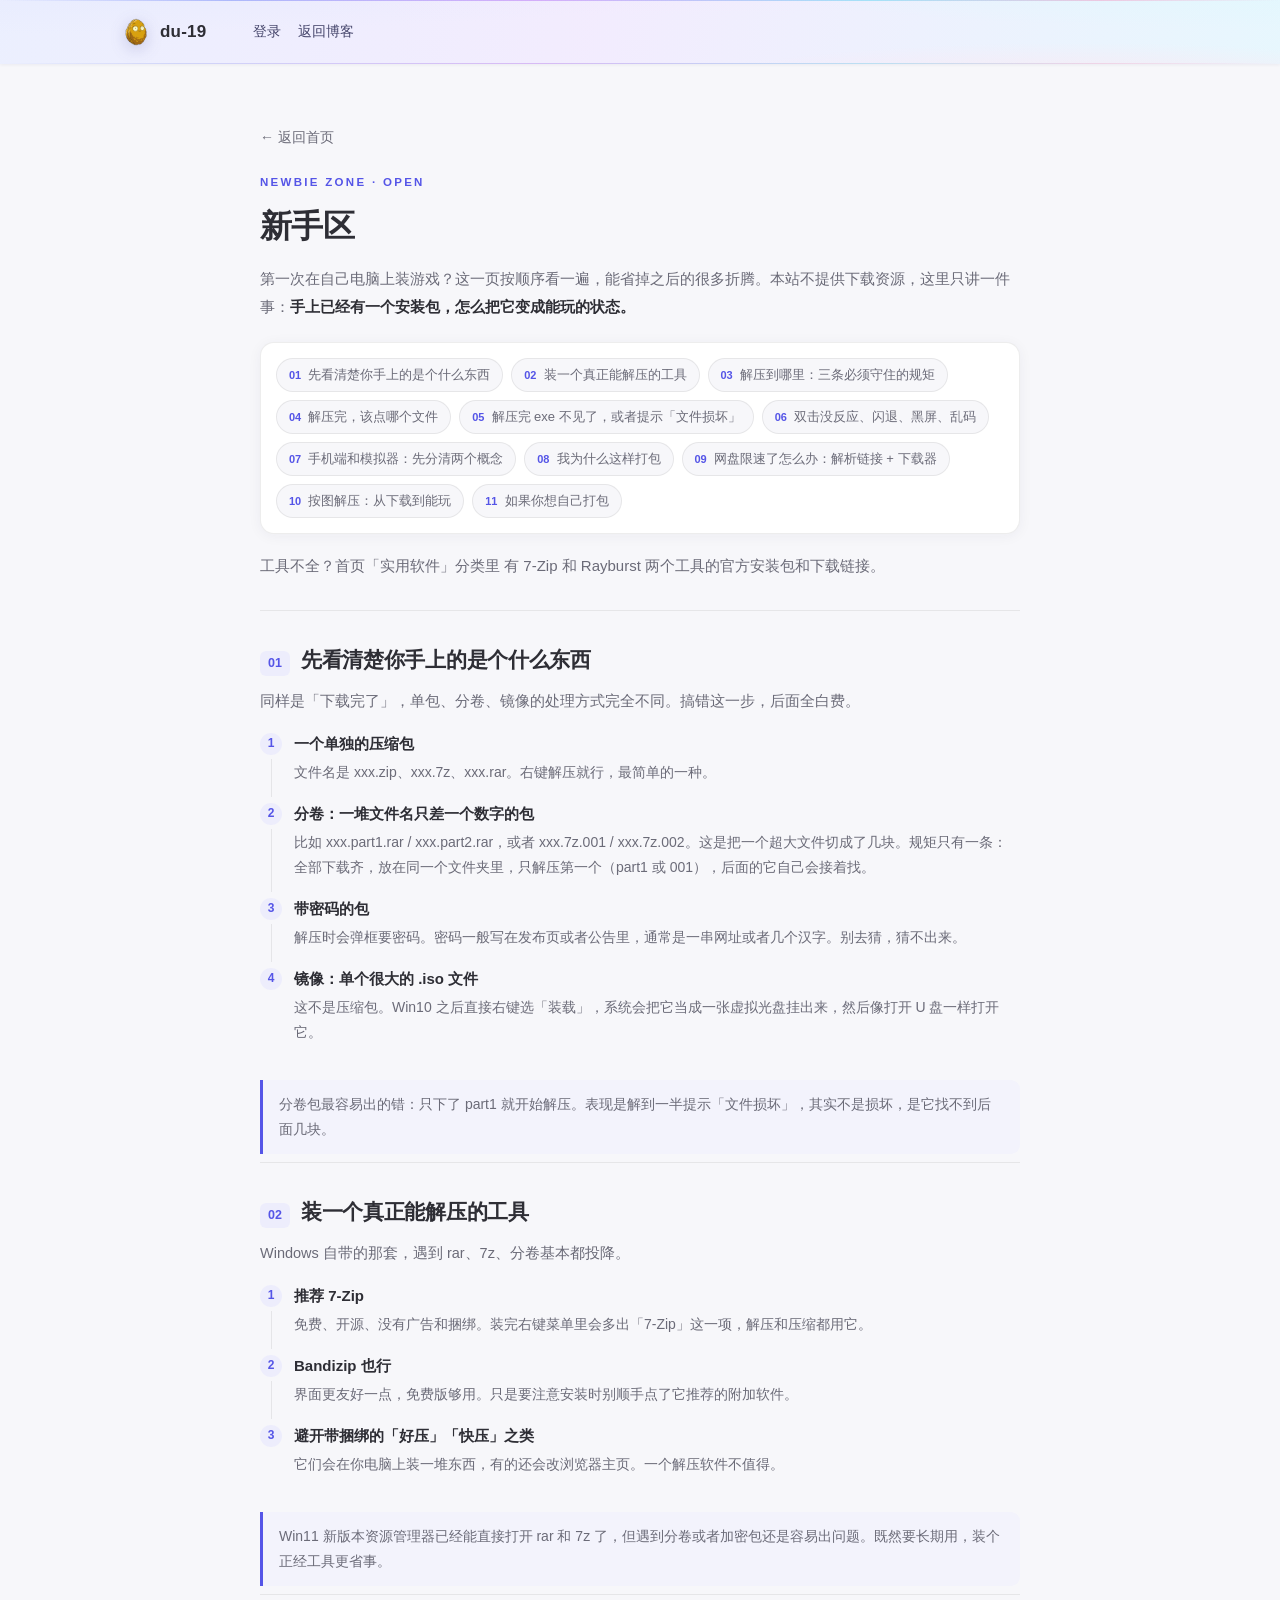
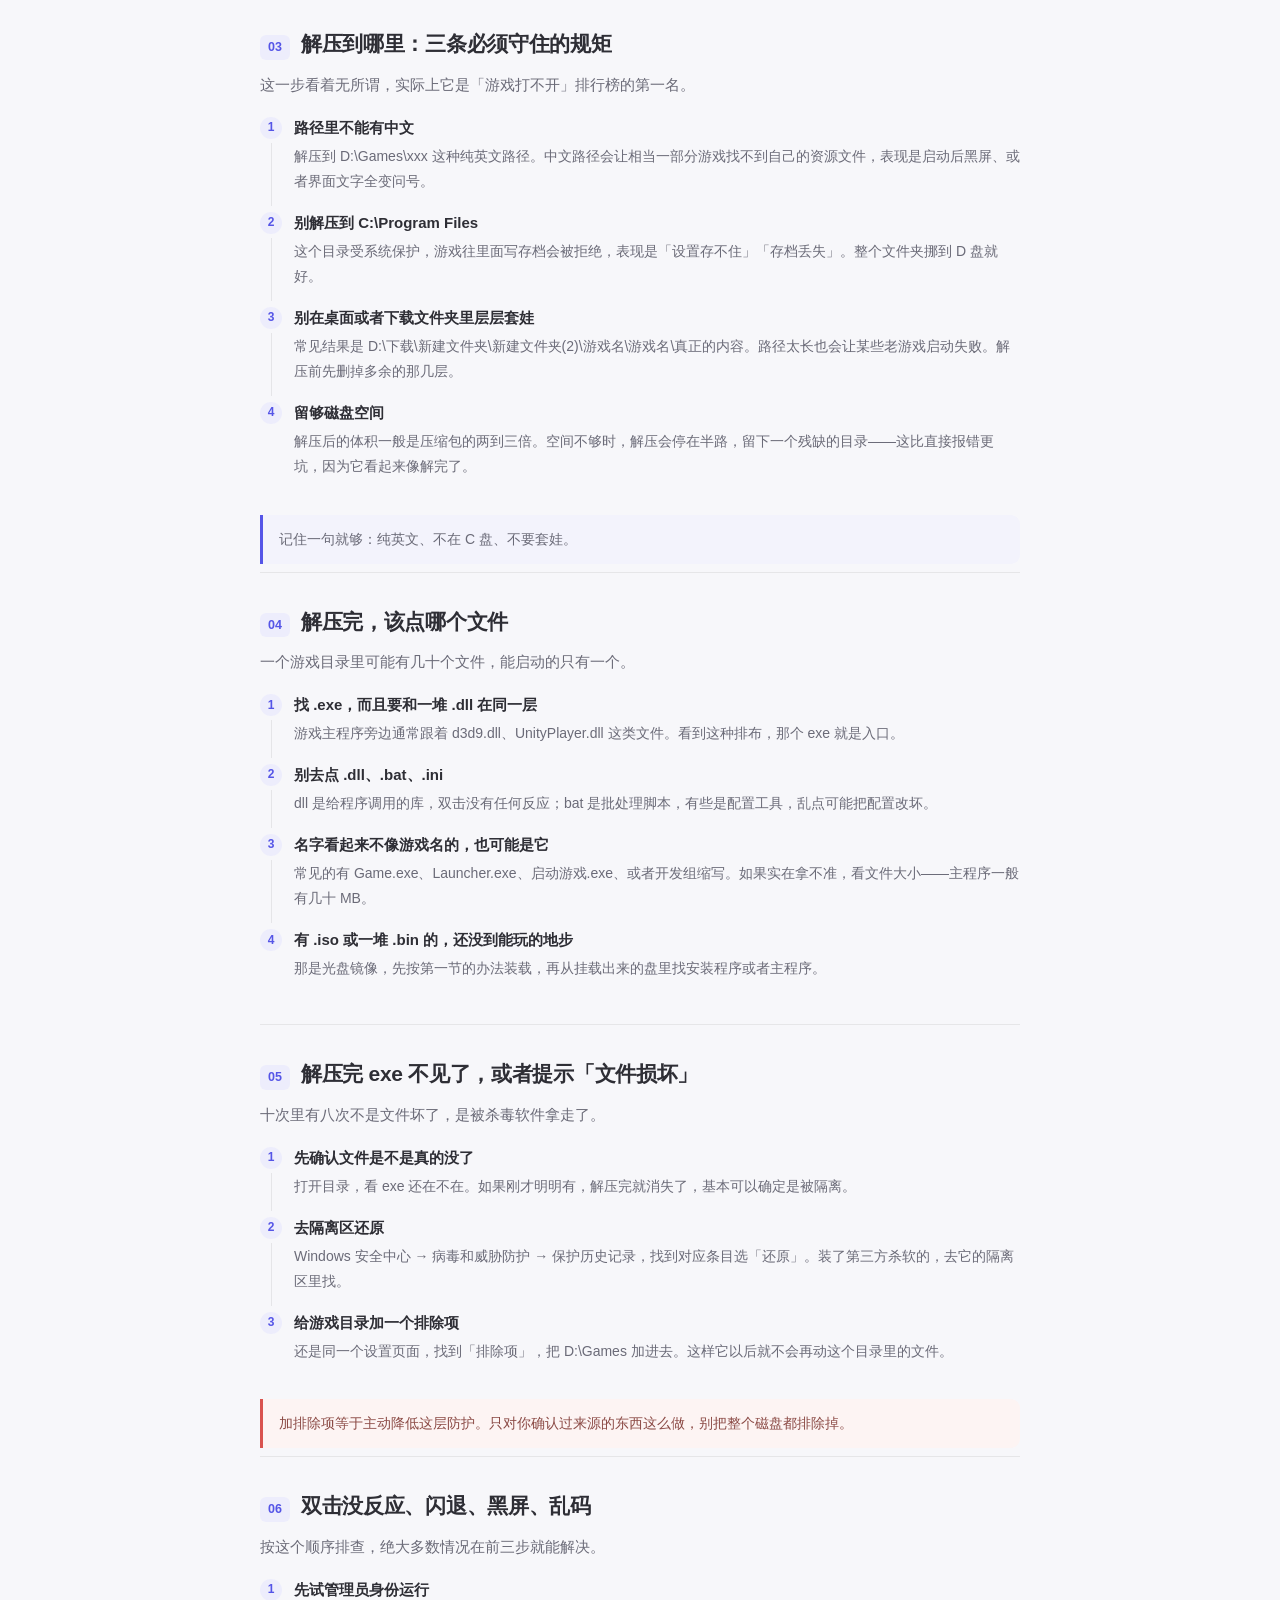
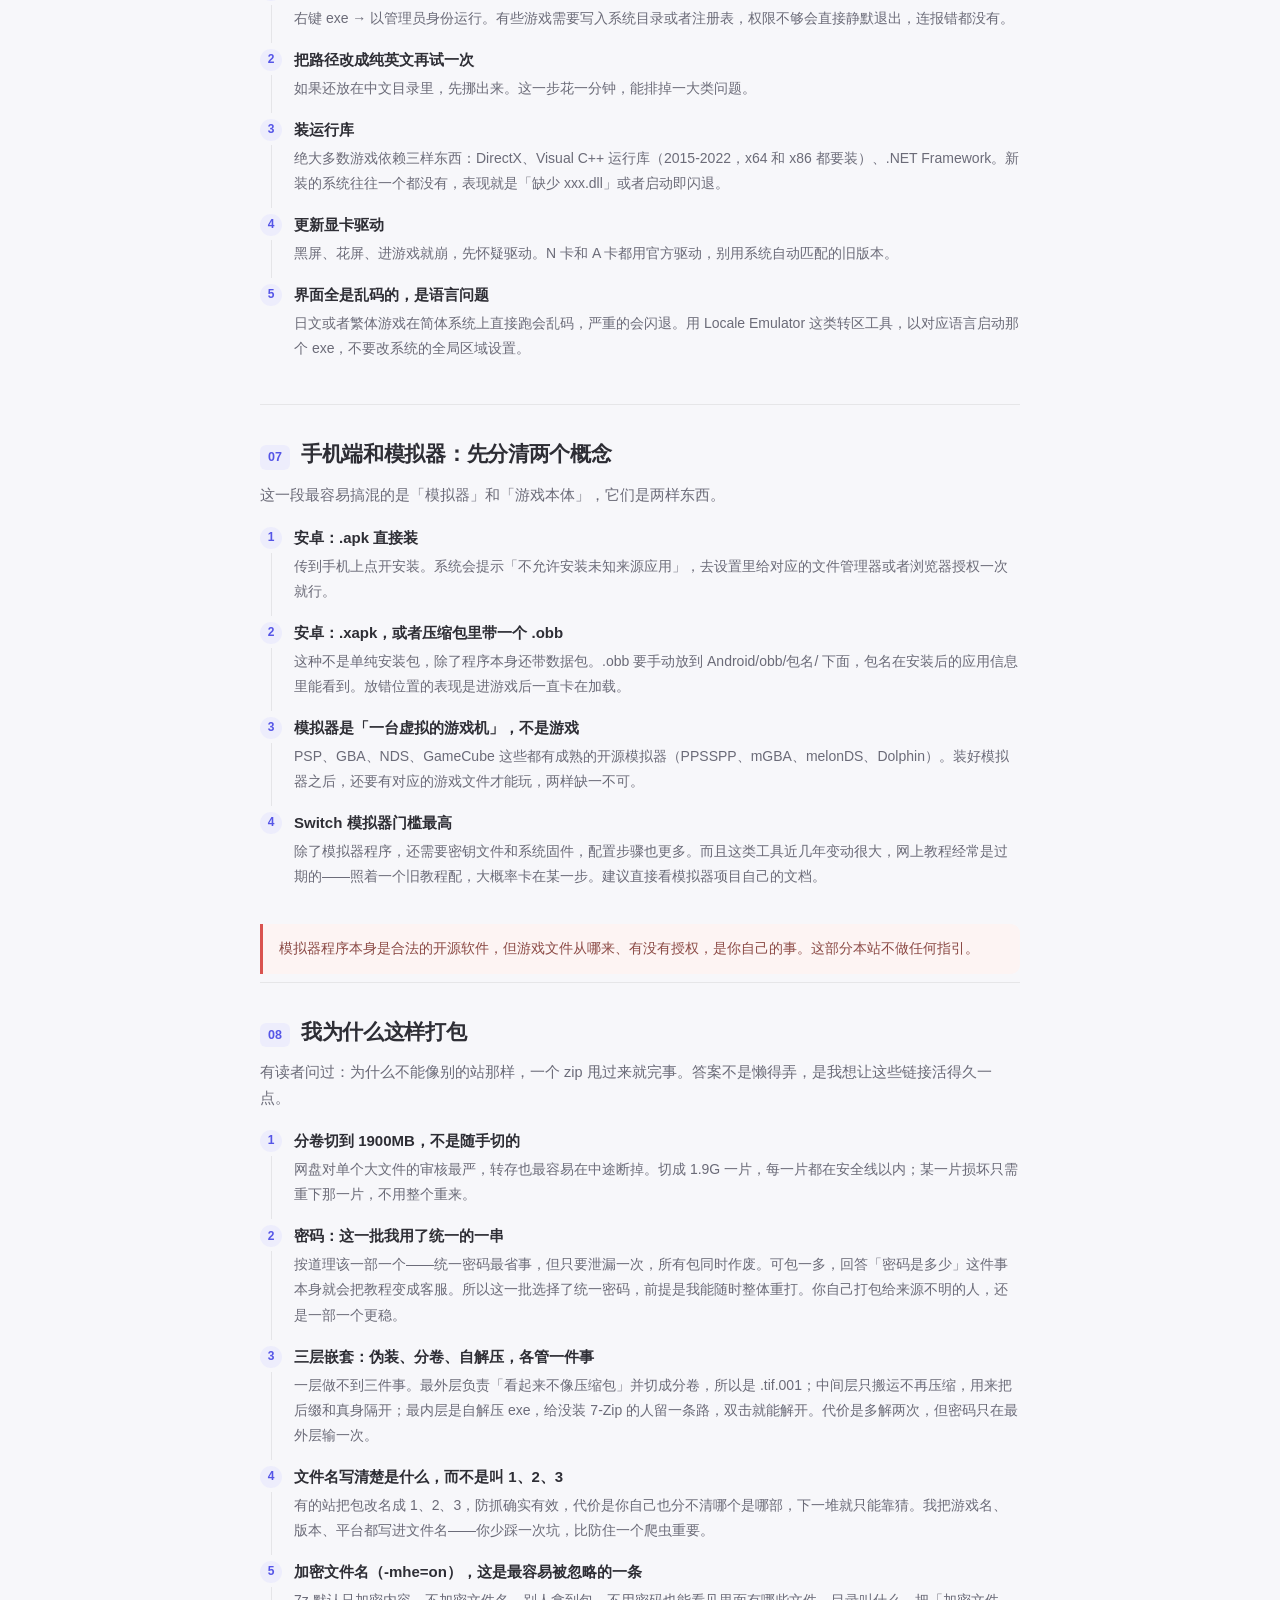
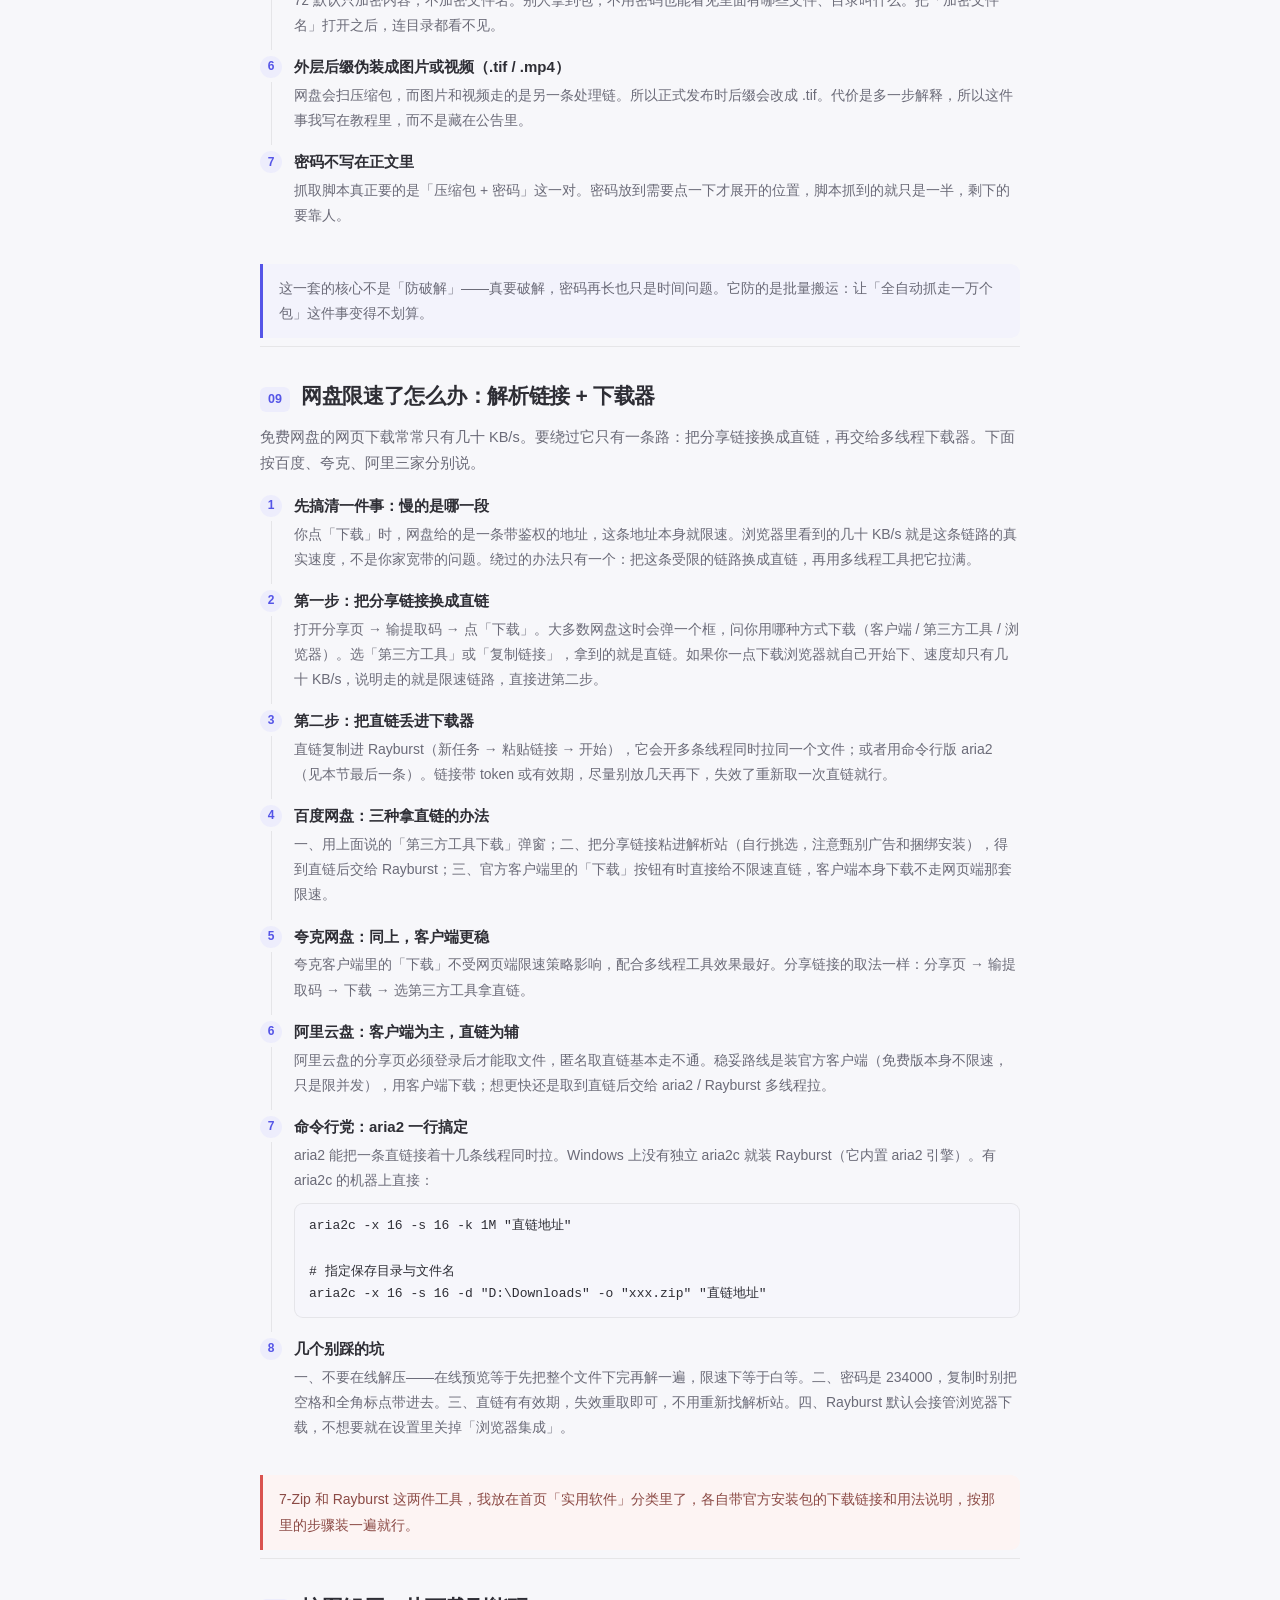
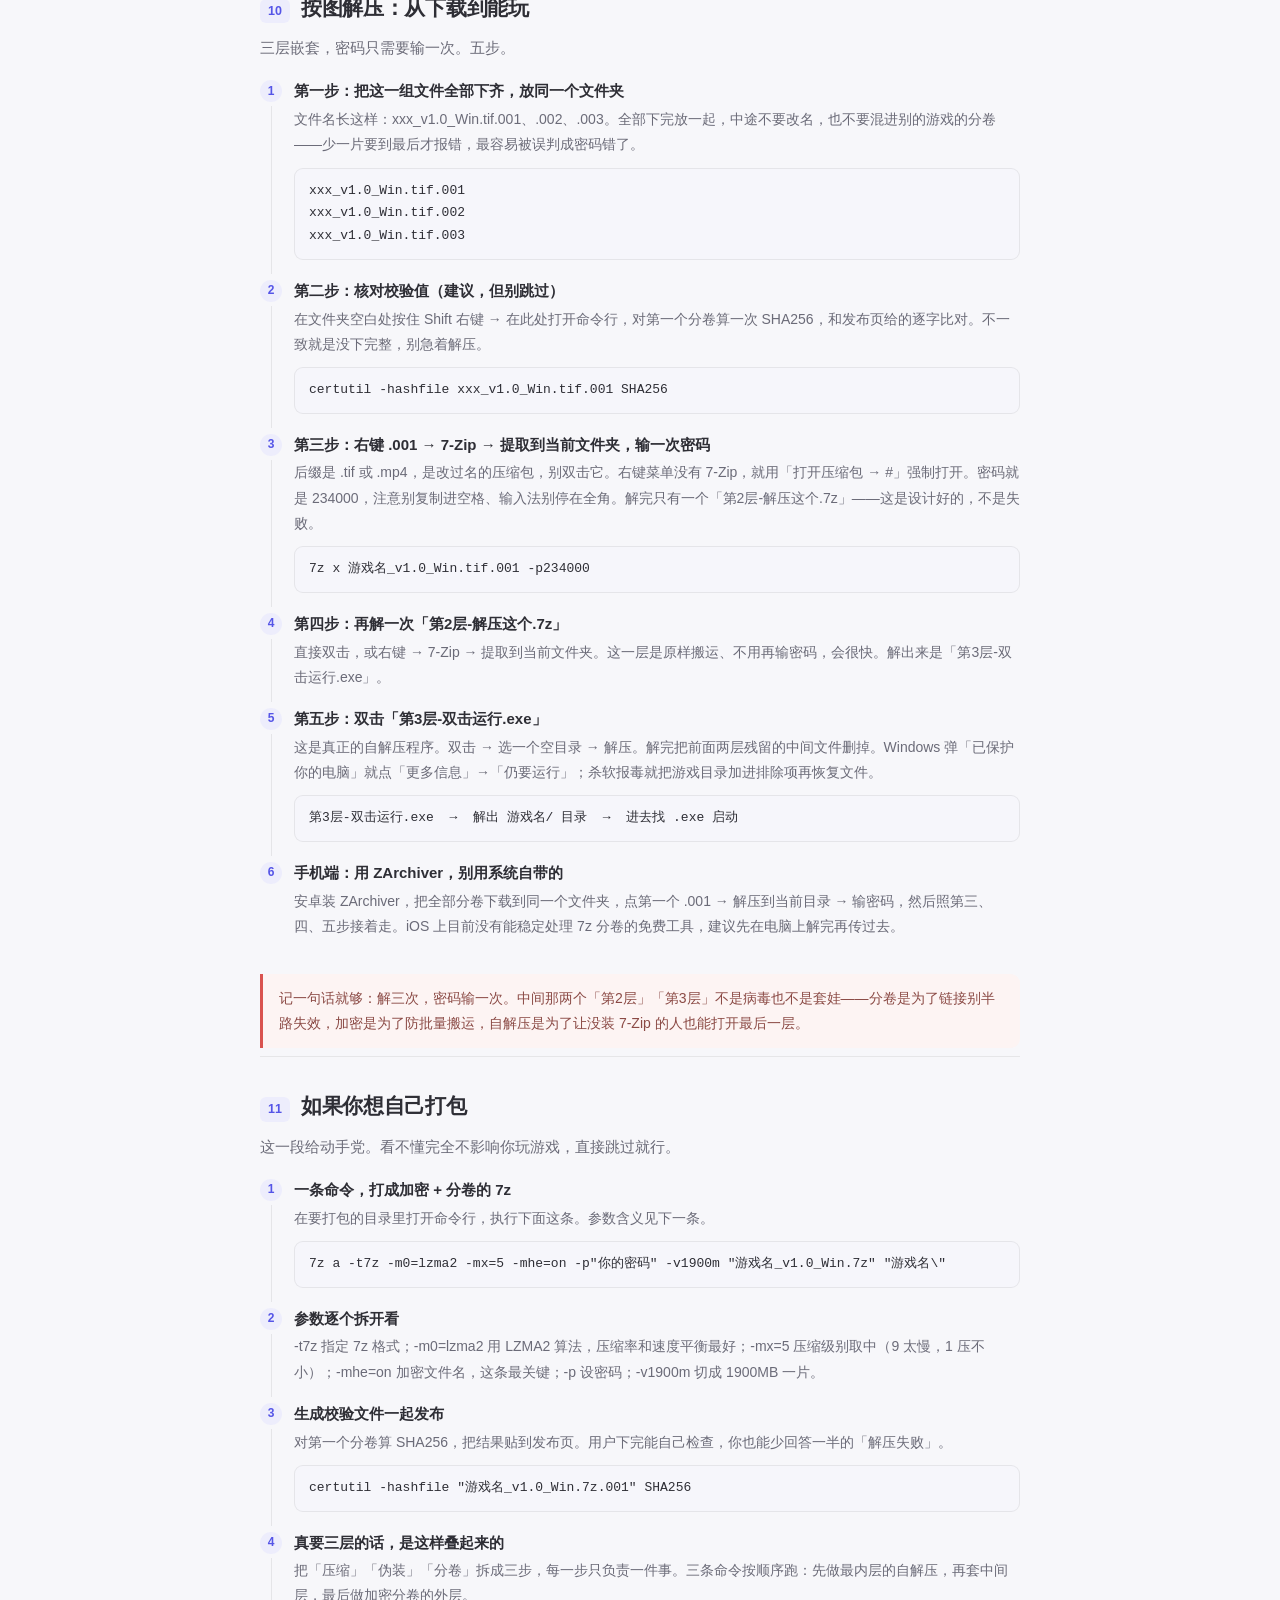
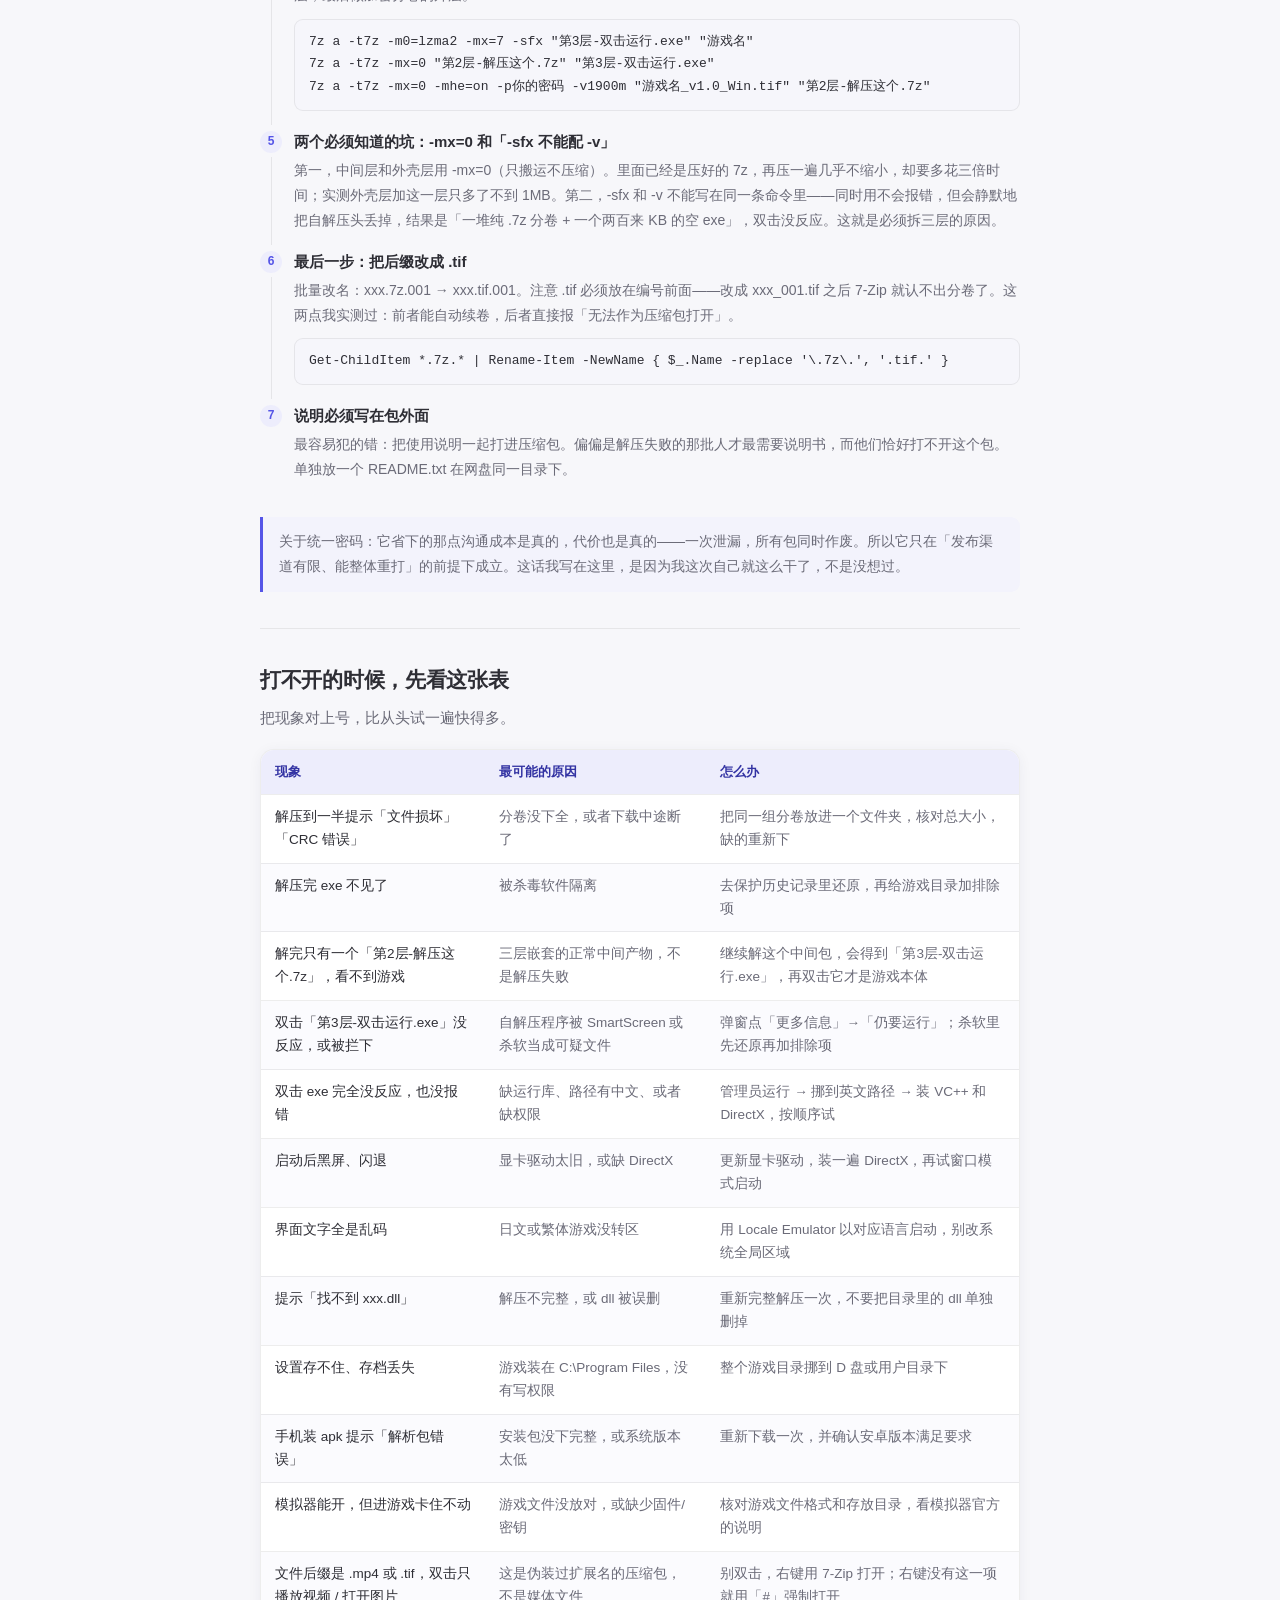
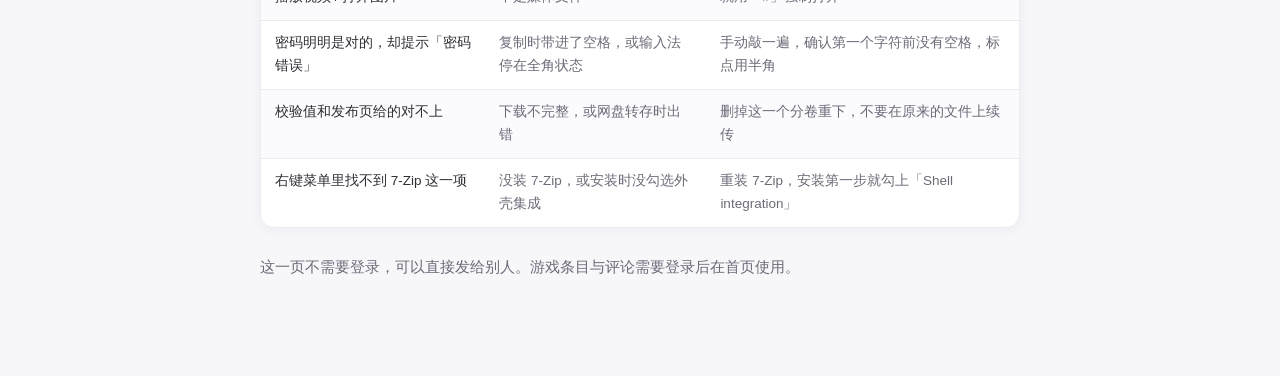
<file: guide.html>
<!DOCTYPE html>
<html lang="zh-CN">
<head>
  <meta charset="UTF-8" />
  <meta name="viewport" content="width=device-width, initial-scale=1.0" />
  <title>新手区 · 下载与解压 · game.du-19.top</title>
  <meta name="description" content="游戏压缩包怎么解：分卷、密码、校验值、伪装后缀、7-Zip 强制打开，以及我为什么这样打包。无需登录。" />
  <link rel="icon" href="favicon.ico" sizes="any" />
  <link rel="icon" type="image/svg+xml" href="assets/icons/favicon.svg" />
  <link rel="apple-touch-icon" href="assets/icons/apple-touch-icon.png" />
  <link rel="manifest" href="assets/icons/site.webmanifest" />
  <meta name="theme-color" content="#6b5cf0" />
  <link rel="stylesheet" href="assets/style.css" />
</head>
<body>
  <div id="app">
    <header class="site-header">
      <div class="wrap header-inner">
        <a class="brand" href="/">
          <img class="brand-nut" src="assets/logo.png" alt="" width="26" height="26" />
          <span>du-19</span>
        </a>
        <nav class="site-nav">
                    <a class="nav-link" href="/login">登录</a>
          <a href="https://du-19.top/" target="_blank" rel="noopener">返回博客</a>
        </nav>
      </div>
    </header>

    <main class="wrap" style="padding-top: 28px;">
      <div id="guideMount"></div>
    </main>
  </div>

  <script src="data/guides.js"></script>
  <script src="assets/guide-page.js"></script>
</body>
</html>
</file>
<file: assets/style.css>
/* 配色沿用博客 Mizuki 主题：hue 240 的蓝紫主色、浅色卡片、圆角 */
:root {
  --hue: 240;
  --primary: hsl(var(--hue) 75% 62%);
  --primary-soft: hsl(var(--hue) 75% 96%);
  --text: #2e2e35;
  --text-2: #6b6b78;
  --text-3: #9a9aa6;
  --bg: #f7f7fa;
  --card: #ffffff;
  --border: rgba(0, 0, 0, 0.07);
  --radius: 14px;
  --radius-sm: 9px;
  --shadow: 0 2px 14px rgba(40, 40, 80, 0.05);
  --font: "Noto Sans SC", "PingFang SC", "Microsoft YaHei", -apple-system, sans-serif;
}

* { box-sizing: border-box; }
html { scroll-behavior: smooth; }
body {
  margin: 0;
  font-family: var(--font);
  color: var(--text);
  background: var(--bg);
  line-height: 1.65;
  -webkit-font-smoothing: antialiased;
}
a { color: var(--primary); text-decoration: none; }
a:hover { text-decoration: underline; }
.wrap { max-width: 1080px; margin: 0 auto; padding: 0 22px; }
.sr-only {
  position: absolute;
  width: 1px;
  height: 1px;
  padding: 0;
  margin: -1px;
  overflow: hidden;
  clip: rect(0 0 0 0);
  white-space: nowrap;
  border: 0;
}

/* ---------- 18+ 小标签（不拦截，仅角落提示；刻意不做成按钮形状） ---------- */
.age-chip {
  display: inline-flex;
  align-items: center;
  font-size: 10.5px;
  font-weight: 800;
  line-height: 1;
  letter-spacing: 0.5px;
  color: hsl(var(--hue) 30% 38%);
  padding: 3px 7px;
  border-radius: 6px;
  background: rgba(255, 255, 255, 0.78);
  box-shadow: inset 0 0 0 1px rgba(255, 255, 255, 0.9);
  opacity: 0.95;
  cursor: help;
  transition: 0.18s;
}
.age-chip:hover { color: hsl(var(--hue) 50% 32%); opacity: 1; background: rgba(255, 255, 255, 0.95); }

/* 导航与账号区之间的竖向渐变分隔线 */
.nav-divider {
  width: 1px;
  height: 18px;
  margin: 0 2px;
  background: linear-gradient(
    180deg,
    transparent,
    hsl(var(--hue) 45% 55% / 0.28),
    transparent
  );
}

.site-nav { display: flex; align-items: center; gap: 4px; margin-left: 24px; }

/* 顶栏右侧：账号区 + 回主界面，整体压低视觉权重 */
.nav-side {
  display: flex;
  align-items: center;
  gap: 15px;
  margin-left: auto;
}
.nav-home {
  display: inline-flex;
  align-items: center;
  gap: 5px;
  font-size: 13px;
  color: var(--hdr-ink-2);
  padding: 6px 13px;
  border: 1px solid hsl(var(--hue) 50% 90% / 0.9);
  border-radius: 999px;
  background: linear-gradient(180deg, #fff, hsl(var(--hue) 60% 98%));
  box-shadow: inset 0 1px 0 rgba(255, 255, 255, 0.9), 0 6px 14px -12px rgba(40, 40, 80, 0.5);
  transition: 0.18s;
  white-space: nowrap;
}
.nav-home:hover {
  border-color: hsl(var(--hue) 70% 78%);
  color: var(--primary);
  text-decoration: none;
  box-shadow: inset 0 1px 0 rgba(255, 255, 255, 0.9), 0 8px 18px -10px hsl(var(--hue) 80% 60% / 0.55);
}
.nav-home svg {
  width: 13px;
  height: 13px;
  stroke: currentColor;
  fill: none;
  stroke-width: 1.9;
  stroke-linecap: round;
  stroke-linejoin: round;
}
/* 首页时它没有去处，留位但不可点，避免顶栏宽度跳动 */
body:not(.is-detail) .nav-home { visibility: hidden; }

/* ---------- 通用组件 ---------- */
.btn {
  border: 1px solid var(--border);
  background: var(--card);
  color: var(--text);
  border-radius: var(--radius-sm);
  padding: 9px 18px;
  font-size: 14px;
  font-family: inherit;
  cursor: pointer;
  transition: 0.18s;
}
.btn:hover { border-color: var(--primary); color: var(--primary); text-decoration: none; }
.btn-primary { background: var(--primary); border-color: var(--primary); color: #fff; }
.btn-primary:hover { background: hsl(var(--hue) 75% 56%); color: #fff; }
.btn-sm { display: inline-block; padding: 7px 14px; font-size: 13px; text-decoration: none; }

/* ---------- 顶栏 ---------- */
/* 配色：靛蓝 → 紫罗兰 → 青 → 粉 的「极光」叠层。
   刻意保持高明度（L≈94–96%），深色正文的对比度仍在 7:1 以上，
   靠色相变化而不是压暗来做层次。 */
:root {
  --hdr-indigo: hsl(230 95% 95%);
  --hdr-violet: hsl(272 92% 95.5%);
  --hdr-cyan: hsl(192 90% 93.5%);
  --hdr-pink: hsl(334 92% 95%);
  /* 彩色顶栏上的文字色：比正文的 --text-2/--text-3 更深，
     保证在 L≈94% 的彩色底上仍有 ≥4.5:1 对比度 */
  --hdr-ink: hsl(240 26% 26%);
  --hdr-ink-2: hsl(240 20% 33%);
}

.site-header {
  position: sticky;
  top: 0;
  z-index: 20;
  background:
    radial-gradient(120% 200% at 0% -60%, var(--hdr-indigo), transparent 56%),
    radial-gradient(95% 180% at 46% -80%, var(--hdr-violet), transparent 58%),
    radial-gradient(85% 170% at 100% -50%, var(--hdr-cyan), transparent 56%),
    radial-gradient(55% 140% at 84% 150%, var(--hdr-pink), transparent 60%),
    linear-gradient(100deg, hsl(228 92% 96%), hsl(262 88% 96%) 46%, hsl(198 88% 95%));
  -webkit-backdrop-filter: blur(14px) saturate(150%);
  backdrop-filter: blur(14px) saturate(150%);
  box-shadow: 0 1px 3px rgba(40, 40, 80, 0.06);
  transition: background 0.25s ease, box-shadow 0.25s ease;
}
/* 顶部光谱边：靛 → 紫 → 青 → 粉，1px，给彩色底一条「收边」 */
.site-header::before {
  content: "";
  position: absolute;
  left: 0;
  right: 0;
  top: 0;
  height: 1px;
  pointer-events: none;
  background: linear-gradient(
    90deg,
    transparent,
    hsl(230 90% 70% / 0.5) 18%,
    hsl(272 88% 70% / 0.5) 42%,
    hsl(192 85% 62% / 0.45) 68%,
    hsl(334 85% 74% / 0.4) 86%,
    transparent
  );
}
.site-header::after {
  content: "";
  position: absolute;
  left: 0;
  right: 0;
  bottom: 0;
  height: 1px;
  pointer-events: none;
  background: linear-gradient(
    90deg,
    transparent,
    hsl(230 70% 62% / 0.2) 14%,
    hsl(272 70% 62% / 0.34) 42%,
    hsl(192 70% 55% / 0.3) 68%,
    hsl(334 70% 65% / 0.2) 86%,
    transparent
  );
}
/* 滚动后：色相略微加深、模糊加强，做出「落定」的层次 */
.site-header.is-scrolled {
  background:
    radial-gradient(120% 200% at 0% -60%, hsl(230 95% 93.5%), transparent 56%),
    radial-gradient(95% 180% at 46% -80%, hsl(272 92% 94%), transparent 58%),
    radial-gradient(85% 170% at 100% -50%, hsl(192 90% 91.5%), transparent 56%),
    radial-gradient(55% 140% at 84% 150%, hsl(334 92% 93.5%), transparent 60%),
    linear-gradient(100deg, hsl(228 92% 94.5%), hsl(262 88% 94.5%) 46%, hsl(198 88% 93.5%));
  -webkit-backdrop-filter: blur(20px) saturate(185%);
  backdrop-filter: blur(20px) saturate(185%);
  box-shadow: 0 10px 26px -20px rgba(40, 40, 80, 0.55);
}

/* 阅读进度：顶栏底边一道渐变光，随滚动增长 */
.header-progress {
  position: absolute;
  left: 0;
  bottom: 0;
  height: 2px;
  width: 0;
  border-radius: 0 2px 2px 0;
  background: linear-gradient(90deg, hsl(var(--hue) 90% 68%), hsl(268 85% 66%));
  box-shadow: 0 0 10px hsl(var(--hue) 85% 62% / 0.55);
  transition: width 0.1s linear;
  pointer-events: none;
}

.header-inner {
  display: flex;
  align-items: center;
  height: 64px;
  min-width: 0;
}
.brand {
  display: inline-flex;
  align-items: center;
  gap: 10px;
  padding: 4px 10px 4px 4px;
  margin-left: -4px;
  border-radius: 999px;
  font-size: 17px;
  font-weight: 700;
  letter-spacing: 0.2px;
  color: var(--text);
  transition: background 0.2s ease;
}
.brand:hover { text-decoration: none; background: rgba(255, 255, 255, 0.62); }
.brand-nut {
  width: 28px;
  height: 28px;
  display: block;
  filter: drop-shadow(0 4px 8px hsl(var(--hue) 40% 40% / 0.22));
}
.site-nav a { color: hsl(var(--hue) 22% 34%); font-size: 14px; }
.nav-link {
  position: relative;
  padding: 7px 13px;
  border-radius: 999px;
  transition: color 0.18s, background 0.18s, box-shadow 0.18s;
}
.nav-link:hover {
  color: hsl(var(--hue) 62% 38%);
  background: rgba(255, 255, 255, 0.68);
  text-decoration: none;
}
/* 当前所在页：白色胶囊 + 底部一道渐变小光条，让它明确是「标签页」而不是普通链接 */
.nav-link.is-active {
  color: hsl(var(--hue) 62% 38%);
  font-weight: 600;
  background: rgba(255, 255, 255, 0.92);
  box-shadow:
    inset 0 0 0 1px rgba(255, 255, 255, 0.95),
    0 6px 14px -12px rgba(40, 40, 80, 0.7);
}
.nav-link.is-active::after {
  content: "";
  position: absolute;
  left: 50%;
  bottom: 3px;
  width: 14px;
  height: 2px;
  margin-left: -7px;
  border-radius: 2px;
  background: linear-gradient(90deg, hsl(var(--hue) 90% 70%), hsl(272 80% 64%));
  box-shadow: 0 0 8px hsl(var(--hue) 85% 60% / 0.7);
}

/* ---------- Hero 门面 ---------- */
.hero {
  position: relative;
  overflow: hidden;
  padding: 56px 0 78px;
  color: #fff;
  /* 底图 + 一层薄暗罩（保证白字对比度）；最后一行是图片加载前的兜底渐变 */
  background:
    linear-gradient(180deg, rgba(26, 18, 64, 0.18), rgba(26, 18, 64, 0.36)),
    url("images/hero-bg.jpg") center top / cover no-repeat,
    linear-gradient(132deg, hsl(250 66% 56%) 0%, hsl(268 58% 60%) 48%, hsl(230 70% 52%) 100%);
}
.hero-blobs { position: absolute; inset: 0; z-index: 0; }
.blob {
  position: absolute;
  border-radius: 50%;
  filter: blur(48px);
  will-change: transform;
}
/* 有底图后光斑要收力，否则会把图糊成一片 */
.b1 { width: 400px; height: 400px; left: -100px; top: -160px; background: rgba(255, 255, 255, 0.16); }
.b2 { width: 300px; height: 300px; left: 17%; bottom: -130px; background: rgba(180, 210, 255, 0.14); }
.b3 { width: 380px; height: 380px; right: -110px; top: -80px; background: rgba(255, 210, 245, 0.18); }

.hero-inner { position: relative; z-index: 2; text-align: center; }
.hero-eyebrow {
  margin: 0 0 15px;
  font-size: 11.5px;
  letter-spacing: 0.2em;
  font-weight: 500;
  color: rgba(255, 255, 255, 0.7);
}
.hero-title {
  margin: 0 0 13px;
  font-size: 42px;
  font-weight: 700;
  letter-spacing: -1px;
  text-shadow: 0 2px 20px rgba(30, 20, 80, 0.18);
}

/* 个人 logo（大坚果，透明底） */
.hero-logo { margin: 0 auto 14px; width: 104px; }
.hero-logo img {
  display: block;
  width: 104px;
  height: 104px;
  filter: drop-shadow(0 10px 22px rgba(20, 10, 60, 0.3));
}

/* 搜索框 */
.hero-search { position: relative; max-width: 430px; margin: 0 auto 20px; }
.hero-search input {
  width: 100%;
  padding: 12px 46px 12px 43px;
  font-family: inherit;
  font-size: 14px;
  color: #fff;
  background: rgba(255, 255, 255, 0.15);
  border: 1px solid rgba(255, 255, 255, 0.32);
  border-radius: 999px;
  outline: none;
  backdrop-filter: blur(6px);
  -webkit-backdrop-filter: blur(6px);
  transition: background 0.18s, border-color 0.18s, box-shadow 0.18s;
}
.hero-search input::placeholder { color: rgba(255, 255, 255, 0.6); }
.hero-search input:focus {
  background: rgba(255, 255, 255, 0.24);
  border-color: rgba(255, 255, 255, 0.72);
  box-shadow: 0 0 0 4px rgba(255, 255, 255, 0.13);
}
.hero-search input::-webkit-search-cancel-button { filter: invert(1) opacity(0.6); }
.search-icon {
  position: absolute;
  left: 15px;
  top: 50%;
  transform: translateY(-50%);
  width: 16px;
  height: 16px;
  fill: none;
  stroke: rgba(255, 255, 255, 0.72);
  stroke-width: 2;
  stroke-linecap: round;
  pointer-events: none;
}
.search-kbd {
  position: absolute;
  right: 13px;
  top: 50%;
  transform: translateY(-50%);
  font-family: inherit;
  font-size: 11px;
  line-height: 1;
  color: rgba(255, 255, 255, 0.55);
  border: 1px solid rgba(255, 255, 255, 0.28);
  border-radius: 4px;
  padding: 3px 6px;
  pointer-events: none;
}
.hero-search input:focus ~ .search-kbd { opacity: 0; }

/* 一级分类导航 */
.cat-nav {
  display: flex;
  justify-content: center;
  flex-wrap: wrap;
  gap: 2px;
  margin: 0 auto 22px;
  max-width: 720px;
}
.cat {
  position: relative;
  padding: 7px 15px;
  border: 0;
  border-radius: 999px;
  background: none;
  font-family: inherit;
  font-size: 14.5px;
  color: rgba(255, 255, 255, 0.76);
  cursor: pointer;
  transition: color 0.18s, background 0.18s;
}
.cat:hover { color: #fff; background: rgba(255, 255, 255, 0.13); }
.cat.active { color: #fff; font-weight: 600; }
.cat.active::after {
  content: "";
  position: absolute;
  left: 15px;
  right: 15px;
  bottom: 1px;
  height: 2px;
  border-radius: 2px;
  background: #fff;
}
.cat-num { font-size: 11px; opacity: 0.62; margin-left: 4px; font-weight: 400; }
.hero-sub {
  margin: 0 auto 26px;
  max-width: 660px;
  font-size: 14.5px;
  line-height: 1.85;
  color: rgba(255, 255, 255, 0.85);
}
.hero-curve {
  position: absolute;
  left: 0;
  right: 0;
  bottom: -1px;
  width: 100%;
  height: 78px;
  z-index: 1;
  display: block;
  pointer-events: none;
}
.hero-curve path { fill: var(--bg); }

/* hero 里的筛选胶囊：毛玻璃，选中反白 */
.filters-hero { justify-content: center; max-width: 800px; margin: 0 auto 26px; }
.filters-hero .chip {
  background: rgba(255, 255, 255, 0.13);
  border-color: rgba(255, 255, 255, 0.26);
  color: rgba(255, 255, 255, 0.93);
  backdrop-filter: blur(6px);
  -webkit-backdrop-filter: blur(6px);
}
.filters-hero .chip:hover {
  background: rgba(255, 255, 255, 0.24);
  border-color: rgba(255, 255, 255, 0.5);
  color: #fff;
}
.filters-hero .chip.active {
  background: #fff;
  border-color: #fff;
  color: hsl(var(--hue) 62% 44%);
  font-weight: 600;
}

.hero-stats { display: flex; justify-content: center; flex-wrap: wrap; }
.stat { padding: 0 28px; text-align: center; border-left: 1px solid rgba(255, 255, 255, 0.2); }
.stat:first-child { border-left: 0; padding-left: 0; }
.stat:last-child { padding-right: 0; }
.stat-value { font-size: 21px; font-weight: 700; line-height: 1.25; }
.stat-label {
  font-size: 11.5px;
  letter-spacing: 0.06em;
  color: rgba(255, 255, 255, 0.68);
  margin-top: 1px;
}

/* 详情页把 hero 收窄，别让大色块占掉首屏；底边留够 78px 给弧线，否则标题会被切 */
body.is-detail .hero { padding: 26px 0 68px; }
body.is-detail .hero-curve { height: 56px; }
body.is-detail .hero-eyebrow,
body.is-detail .hero-sub,
body.is-detail .hero-search,
body.is-detail .cat-nav,
body.is-detail .filters-hero,
body.is-detail .hero-stats { display: none; }
body.is-detail .hero-title { font-size: 30px; margin: 0; }
body.is-detail .hero-logo { margin-bottom: 0; }
body.is-detail .notice { display: none; }
body.is-detail .launch { display: none; }
body.is-detail .tavern-tip { display: none; }

/* ---------- 公告区 ---------- */
.notice {
  position: relative;
  z-index: 2;
  margin: 0 0 38px;
  padding: 18px 24px 6px;
  background: var(--card);
  border: 1px solid var(--border);
  border-radius: var(--radius);
  box-shadow: 0 10px 30px rgba(40, 40, 90, 0.07);
}
.notice-head {
  display: flex;
  align-items: center;
  gap: 10px;
  padding-bottom: 13px;
  border-bottom: 1px dashed var(--border);
}
.notice-badge {
  font-size: 11px;
  font-weight: 700;
  letter-spacing: 0.1em;
  padding: 3px 8px;
  border-radius: 5px;
  background: hsl(var(--hue) 80% 95%);
  color: var(--primary);
}
.notice-title { font-size: 14.5px; font-weight: 600; }
.notice-more { margin-left: auto; font-size: 12px; color: var(--text-3); }
.notice-list { list-style: none; margin: 0; padding: 0; }
.notice-list li {
  display: flex;
  align-items: flex-start;
  gap: 12px;
  padding: 11px 0;
  border-bottom: 1px solid rgba(0, 0, 0, 0.045);
}
.notice-list li:last-child { border-bottom: 0; padding-bottom: 12px; }
.notice-list li.is-empty {
  border-bottom: 0;
  padding: 18px 0 16px;
  color: var(--text-3);
  font-size: 14px;
}
.notice-list li.is-empty .n-dot {
  width: 6px;
  height: 6px;
  margin-top: 8px;
  border-radius: 50%;
  background: hsl(var(--hue) 40% 84%);
  flex: 0 0 auto;
}
.n-tag {
  flex: 0 0 auto;
  margin-top: 2px;
  font-size: 11.5px;
  padding: 2px 9px;
  border-radius: 999px;
  background: #f2f2f7;
  color: var(--text-2);
  white-space: nowrap;
}
.n-text { flex: 1; font-size: 14px; line-height: 1.7; color: var(--text-2); }
.n-date {
  flex: 0 0 auto;
  margin-top: 3px;
  font-size: 12px;
  color: var(--text-3);
  font-variant-numeric: tabular-nums;
}

/* ---------- 列表页 ---------- */
.intro { padding: 44px 0 26px; }
.intro h1 { font-size: 30px; margin: 0 0 8px; letter-spacing: -0.5px; }
.intro p { color: var(--text-2); margin: 0; font-size: 15px; }

.toolbar {
  display: flex;
  align-items: baseline;
  justify-content: space-between;
  gap: 14px;
  margin-bottom: 18px;
  flex-wrap: wrap;
}
.section-title { font-size: 20px; margin: 0; letter-spacing: -0.3px; }
.filters { display: flex; gap: 8px; flex-wrap: wrap; }
.chip {
  border: 1px solid var(--border);
  background: var(--card);
  color: var(--text-2);
  border-radius: 999px;
  padding: 6px 15px;
  font-size: 13px;
  cursor: pointer;
  transition: 0.18s;
  font-family: inherit;
}
.chip:hover { border-color: var(--primary); color: var(--primary); }
.chip.active { background: var(--primary); border-color: var(--primary); color: #fff; }
.more-chip { border-style: dashed; color: var(--primary); }
.count { color: var(--text-3); font-size: 13px; }

.grid {
  display: grid;
  grid-template-columns: repeat(auto-fill, minmax(300px, 1fr));
  gap: 20px;
  padding-bottom: 60px;
}
.empty {
  grid-column: 1 / -1;
  padding: 58px 24px;
  text-align: center;
  color: var(--text-3);
  font-size: 14px;
  line-height: 1.9;
  background: var(--card);
  border: 1px dashed var(--border);
  border-radius: var(--radius);
}
.empty strong { color: var(--text-2); font-weight: 600; }
.card {
  background: var(--card);
  border: 1px solid var(--border);
  border-radius: var(--radius);
  overflow: hidden;
  box-shadow: var(--shadow);
  transition: transform 0.2s, box-shadow 0.2s;
  cursor: pointer;
}
.card:hover { transform: translateY(-3px); box-shadow: 0 8px 24px rgba(40, 40, 80, 0.1); }
.card-cover {
  aspect-ratio: 460 / 215;
  background: var(--primary-soft);
  display: flex;
  align-items: center;
  justify-content: center;
  overflow: hidden;
  position: relative;
}
.card-cover img { width: 100%; height: 100%; object-fit: cover; }
.cover-ph { color: var(--text-3); font-size: 13px; }
.cover-title {
  width: 100%;
  height: 100%;
  display: flex;
  align-items: center;
  justify-content: center;
  padding: 14px 26px;
  text-align: center;
  background: linear-gradient(135deg,
    hsl(var(--cover-hue) 48% 74%),
    hsl(var(--cover-hue) 55% 58%));
}
.cover-title span {
  color: #fff;
  font-size: 16px;
  font-weight: 700;
  line-height: 1.45;
  letter-spacing: 0.2px;
  text-shadow: 0 2px 10px rgba(0, 0, 0, 0.2);
}
.card-body { padding: 16px 18px 18px; }
.card-title { font-size: 17px; font-weight: 600; margin: 0 0 3px; line-height: 1.4; }
.card-cn { color: var(--text-2); font-size: 13px; margin: 0 0 12px; }
.card-tags { display: flex; gap: 6px; flex-wrap: wrap; margin-bottom: 12px; }
.tag {
  background: var(--primary-soft);
  color: var(--primary);
  border-radius: 6px;
  padding: 2px 9px;
  font-size: 12px;
}
.tag.status { background: #eef7f0; color: #2f8a4e; }
.card-meta { color: var(--text-3); font-size: 12px; }
.card-stats, .detail-stats {
  display: flex;
  flex-wrap: wrap;
  gap: 6px 18px;
  color: var(--text-3);
  font-size: 12px;
}
.card-stats {
  margin-top: 11px;
  padding-top: 10px;
  border-top: 1px solid var(--border);
}
.detail-stats { margin-top: 11px; font-size: 13px; }

/* ---------- 详情页 ---------- */
.detail { padding: 32px 0 70px; }
.back {
  display: inline-flex;
  align-items: center;
  gap: 6px;
  color: var(--text-2);
  font-size: 14px;
  margin-bottom: 24px;
}
.detail-head { margin-bottom: 28px; }
.detail-head h1 { font-size: 30px; margin: 0 0 6px; letter-spacing: -0.5px; }
.detail-cn { color: var(--text-2); font-size: 16px; margin: 0 0 16px; }
.detail-tags { display: flex; gap: 7px; flex-wrap: wrap; }
.facts {
  display: grid;
  grid-template-columns: repeat(auto-fit, minmax(180px, 1fr));
  gap: 12px;
  margin: 24px 0 32px;
}
.fact {
  background: var(--card);
  border: 1px solid var(--border);
  border-radius: var(--radius-sm);
  padding: 13px 16px;
}
.fact-label { color: var(--text-3); font-size: 12px; margin-bottom: 3px; }
.fact-value { font-size: 14px; font-weight: 500; }
.section { margin-bottom: 34px; }
.section h2 {
  font-size: 19px;
  margin: 0 0 14px;
  padding-left: 12px;
  border-left: 3px solid var(--primary);
}
.section p { color: var(--text-2); font-size: 15px; margin: 0; white-space: pre-wrap; }
.shots { display: grid; grid-template-columns: repeat(auto-fill, minmax(220px, 1fr)); gap: 12px; }
.shot {
  border: 1px solid var(--border);
  border-radius: var(--radius-sm);
  overflow: hidden;
  background: var(--card);
  cursor: zoom-in;
}
.shot img { width: 100%; display: block; }
.placeholder {
  aspect-ratio: 16 / 9;
  background: var(--primary-soft);
  color: var(--text-3);
  display: flex;
  align-items: center;
  justify-content: center;
  font-size: 13px;
  text-align: center;
  padding: 16px;
  border: 1px dashed hsl(var(--hue) 40% 82%);
  border-radius: var(--radius-sm);
}
.dl-note {
  margin: 12px 0 0;
  font-size: 13.5px;
  line-height: 1.9;
  color: var(--text-2);
}
.dl-pwd {
  padding: 2px 8px;
  border-radius: 6px;
  background: hsl(var(--hue) 45% 94%);
  color: var(--text);
  font-family: ui-monospace, Consolas, monospace;
  font-weight: 600;
  letter-spacing: 0.5px;
}
.links-empty {
  background: var(--card);
  border: 1px dashed var(--border);
  border-radius: var(--radius-sm);
  padding: 16px 18px;
  color: var(--text-3);
  font-size: 14px;
}

/* ---------- 新手区入口条 ---------- */
.guide-tip {
  display: flex;
  align-items: center;
  gap: 11px;
  margin: 0 0 26px;
  padding: 12px 18px;
  background: var(--card);
  border: 1px dashed hsl(var(--hue) 40% 84%);
  border-radius: var(--radius);
  color: var(--text-2);
  font-size: 14px;
  transition: 0.18s;
}
.guide-tip:hover {
  text-decoration: none;
  border-color: var(--primary);
  background: var(--primary-soft);
  color: var(--text);
}
.guide-tip-badge {
  flex: 0 0 auto;
  padding: 3px 8px;
  border-radius: 5px;
  background: var(--primary-soft);
  color: var(--primary);
  font-size: 11.5px;
  font-weight: 700;
  letter-spacing: 0.06em;
}
.guide-tip:hover .guide-tip-badge { background: #fff; }
.guide-tip-text { flex: 1; line-height: 1.6; }
.guide-tip-arrow { flex: 0 0 auto; color: var(--primary); font-size: 15px; }

/* ---------- 新手区 ---------- */
.guide { max-width: 760px; margin: 0 auto; padding: 32px 0 78px; }
.guide-head { margin-bottom: 30px; }
.guide-kicker {
  margin: 0 0 8px;
  font-size: 11.5px;
  font-weight: 600;
  letter-spacing: 0.2em;
  color: var(--primary);
}
.guide-head h1 { font-size: 32px; margin: 0 0 12px; letter-spacing: -0.6px; }
.guide-lead {
  margin: 0 0 22px;
  font-size: 15px;
  line-height: 1.85;
  color: var(--text-2);
}
.guide-lead strong { color: var(--text); font-weight: 600; }

.guide-toc {
  display: flex;
  flex-wrap: wrap;
  gap: 8px;
  padding: 15px;
  background: var(--card);
  border: 1px solid var(--border);
  border-radius: var(--radius);
  box-shadow: var(--shadow);
}
.toc {
  display: inline-flex;
  align-items: center;
  gap: 7px;
  padding: 7px 12px;
  border: 1px solid var(--border);
  border-radius: 999px;
  background: var(--bg);
  color: var(--text-2);
  font-family: inherit;
  font-size: 13px;
  text-align: left;
  cursor: pointer;
  transition: 0.18s;
}
.toc:hover { border-color: var(--primary); color: var(--primary); background: var(--primary-soft); }
.toc-num { font-size: 11px; font-weight: 700; color: var(--primary); }

.g-sec {
  padding: 32px 0 8px;
  border-top: 1px solid var(--border);
  scroll-margin-top: 82px;
}
.g-head { display: flex; align-items: baseline; gap: 11px; margin-bottom: 10px; }
.g-num {
  flex: 0 0 auto;
  padding: 2px 8px;
  border-radius: 6px;
  background: var(--primary-soft);
  color: var(--primary);
  font-size: 12.5px;
  font-weight: 700;
  font-variant-numeric: tabular-nums;
}
.g-head h2 { margin: 0; font-size: 21px; letter-spacing: -0.3px; }
.g-lead { margin: 0 0 18px; font-size: 14.5px; line-height: 1.8; color: var(--text-2); }

.g-steps { list-style: none; counter-reset: step; margin: 0 0 18px; padding: 0; }
.g-steps li { position: relative; padding: 0 0 17px 34px; counter-increment: step; }
.g-steps li::before {
  content: counter(step);
  position: absolute;
  left: 0;
  top: 1px;
  width: 22px;
  height: 22px;
  border-radius: 50%;
  background: var(--primary-soft);
  color: var(--primary);
  font-size: 12px;
  font-weight: 700;
  display: flex;
  align-items: center;
  justify-content: center;
}
.g-steps li::after {
  content: "";
  position: absolute;
  left: 11px;
  top: 27px;
  bottom: 5px;
  width: 1px;
  background: var(--border);
}
.g-steps li:last-child::after { display: none; }
.g-step-t { font-size: 15px; font-weight: 600; margin-bottom: 3px; }
.g-step-d { font-size: 14px; line-height: 1.8; color: var(--text-2); }

.g-code {
  margin: 10px 0 2px;
  padding: 11px 14px;
  border: 1px solid var(--border);
  border-radius: var(--radius-sm);
  background: hsl(var(--hue) 40% 97.5%);
  color: var(--text);
  font-family: ui-monospace, "Cascadia Mono", Consolas, "Courier New", monospace;
  font-size: 13px;
  line-height: 1.75;
  white-space: pre-wrap;
  word-break: break-word;
  overflow-x: auto;
}

.g-note {
  padding: 12px 16px;
  border-left: 3px solid var(--primary);
  border-radius: 0 var(--radius-sm) var(--radius-sm) 0;
  background: hsl(var(--hue) 62% 97%);
  color: var(--text-2);
  font-size: 14px;
  line-height: 1.8;
}
.g-note.warn { background: #fdf4f3; border-left-color: #d9534f; color: #8b4a45; }

.g-table-sec { margin-top: 28px; padding-top: 34px; border-top: 1px solid var(--border); }
.g-table-sec h2 { margin: 0 0 8px; font-size: 21px; letter-spacing: -0.3px; }
.g-table-scroll {
  overflow-x: auto;
  background: var(--card);
  border: 1px solid var(--border);
  border-radius: var(--radius);
  box-shadow: var(--shadow);
}
.g-table-scroll table { width: 100%; min-width: 640px; border-collapse: collapse; font-size: 13.5px; }
.g-table-scroll th {
  padding: 11px 14px;
  text-align: left;
  white-space: nowrap;
  font-size: 13px;
  font-weight: 600;
  color: hsl(var(--hue) 52% 42%);
  background: var(--primary-soft);
}
.g-table-scroll td {
  padding: 11px 14px;
  border-top: 1px solid var(--border);
  color: var(--text-2);
  line-height: 1.7;
  vertical-align: top;
}
.g-table-scroll td:first-child { color: var(--text); font-weight: 500; }
.g-table-scroll tbody tr:nth-child(even) td { background: #fbfbfe; }

/* ---------- 酒馆图文教程 ---------- */
/* 详情页里的教程入口：和标签同重量，不再跟顶栏的导航键抢眼 */
.detail-tutorial {
  display: inline-flex;
  align-items: center;
  gap: 4px;
  margin: 12px 0 0;
  padding: 4px 11px;
  font-size: 13px;
  color: var(--primary);
  border: 1px solid hsl(var(--hue) 75% 62% / 0.35);
  border-radius: 999px;
  background: hsl(var(--hue) 75% 62% / 0.06);
  transition: 0.18s;
}
.detail-tutorial:hover {
  text-decoration: none;
  background: hsl(var(--hue) 75% 62% / 0.13);
  border-color: var(--primary);
}
.guide-tip + .guide-tip { margin-top: -14px; }
.tavern-tip .guide-tip-badge { background: #f3ecff; color: #7c55b8; }

.tavern { max-width: 820px; margin: 0 auto; padding: 32px 0 80px; }
.tavern-head { margin-bottom: 26px; }
.t-kicker {
  margin: 0 0 8px;
  font-size: 11.5px;
  font-weight: 600;
  letter-spacing: 0.2em;
  color: var(--primary);
}
.tavern-head h1 { margin: 0 0 12px; font-size: 32px; letter-spacing: -0.6px; }
.t-intro { margin: 0 0 22px; color: var(--text-2); font-size: 14.5px; line-height: 1.85; }
.t-toc { display: flex; flex-wrap: wrap; gap: 8px; }
.t-toc {
  display: inline-flex;
  align-items: center;
  gap: 6px;
  padding: 6px 11px;
  border: 1px solid var(--border);
  border-radius: 999px;
  background: var(--card);
  color: var(--text-2);
  font: inherit;
  font-size: 12.5px;
  cursor: pointer;
  transition: 0.18s;
}
.t-toc:hover { border-color: var(--primary); color: var(--primary); background: var(--primary-soft); }
.t-toc-num { font-size: 11px; font-weight: 700; color: var(--primary); }

.t-sec {
  padding: 32px 0 10px;
  border-top: 1px solid var(--border);
  scroll-margin-top: 82px;
}
.t-head { display: flex; align-items: baseline; gap: 11px; margin-bottom: 10px; }
.t-num {
  flex: 0 0 auto;
  padding: 2px 8px;
  border-radius: 6px;
  background: var(--primary-soft);
  color: var(--primary);
  font-size: 12.5px;
  font-weight: 700;
}
.t-head h2 { margin: 0; font-size: 21px; letter-spacing: -0.3px; }
.t-lead { margin: 0 0 18px; font-size: 14.5px; line-height: 1.85; color: var(--text-2); }

.t-figure {
  margin: 0 0 22px;
  padding: 10px;
  background: var(--card);
  border: 1px solid var(--border);
  border-radius: var(--radius);
  box-shadow: var(--shadow);
}
.t-figure img {
  display: block;
  width: 100%;
  height: auto;
  border-radius: 8px;
  cursor: zoom-in;
}
.t-figure figcaption {
  padding: 9px 4px 2px;
  color: var(--text-3);
  font-size: 12.5px;
  line-height: 1.6;
}

.t-steps { list-style: none; counter-reset: tstep; margin: 0 0 20px; padding: 0; }
.t-steps li { position: relative; padding: 0 0 17px 36px; counter-increment: tstep; }
.t-steps li::before {
  content: counter(tstep);
  position: absolute;
  left: 0;
  top: 1px;
  width: 23px;
  height: 23px;
  border-radius: 50%;
  background: var(--primary-soft);
  color: var(--primary);
  font-size: 12px;
  font-weight: 700;
  display: flex;
  align-items: center;
  justify-content: center;
}
.t-steps li::after {
  content: "";
  position: absolute;
  left: 11px;
  top: 28px;
  bottom: 5px;
  width: 1px;
  background: var(--border);
}
.t-steps li:last-child::after { display: none; }
.t-step-t { font-size: 15px; font-weight: 600; margin-bottom: 3px; }
.t-step-d { font-size: 14px; line-height: 1.85; color: var(--text-2); }

.t-shot-img {
  grid-column: 1 / -1;
  margin: 0;
  padding: 10px;
  background: var(--card);
  border: 1px solid var(--border);
  border-radius: var(--radius-sm);
}
.t-shot-img img {
  display: block;
  width: auto;
  max-width: 100%;
  max-height: 620px;
  margin: 0 auto;
  border-radius: 8px;
  cursor: zoom-in;
}
.t-shot-img figcaption {
  margin-top: 9px;
  font-size: 13px;
  line-height: 1.7;
  color: var(--text-3);
  text-align: center;
}
.t-shots { display: grid; grid-template-columns: repeat(auto-fit, minmax(240px, 1fr)); gap: 10px; margin-bottom: 20px; }
.t-shot {
  display: flex;
  align-items: flex-start;
  gap: 11px;
  padding: 13px 15px;
  border: 1px dashed hsl(var(--hue) 32% 80%);
  border-radius: var(--radius-sm);
  background: hsl(var(--hue) 40% 98%);
}
.t-shot-mark {
  flex: 0 0 auto;
  width: 28px;
  height: 28px;
  border-radius: 7px;
  background: var(--primary-soft);
  color: var(--primary);
  font-size: 12px;
  font-weight: 700;
  display: flex;
  align-items: center;
  justify-content: center;
}
.t-shot-t { font-size: 13px; font-weight: 600; color: hsl(var(--hue) 45% 43%); }
.t-shot-d { margin-top: 2px; font-size: 12.5px; line-height: 1.65; color: var(--text-2); }

.t-note {
  padding: 12px 16px;
  border-left: 3px solid var(--primary);
  border-radius: 0 var(--radius-sm) var(--radius-sm) 0;
  background: hsl(var(--hue) 62% 97%);
  color: var(--text-2);
  font-size: 14px;
  line-height: 1.8;
}
.t-note.warn { background: #fdf4f3; border-left-color: #d9534f; color: #8b4a45; }

.t-end {
  margin-top: 34px;
  padding: 24px 26px;
  border: 1px solid var(--border);
  border-radius: var(--radius);
  background: linear-gradient(135deg, hsl(var(--hue) 70% 97%), #fff);
}
.t-end h2 { margin: 0 0 8px; font-size: 19px; }
.t-end p { margin: 0 0 16px; color: var(--text-2); font-size: 14px; line-height: 1.85; }

/* ---------- 灯箱 ---------- */
.lightbox {
  position: fixed;
  inset: 0;
  background: rgba(20, 20, 30, 0.9);
  display: flex;
  align-items: center;
  justify-content: center;
  z-index: 100;
  padding: 30px;
  cursor: zoom-out;
}
.lightbox img { max-width: 100%; max-height: 100%; object-fit: contain; border-radius: 6px; }

/* ---------- 页脚 ---------- */
.site-footer {
  border-top: 1px solid var(--border);
  background: var(--card);
  padding: 26px 0;
  color: var(--text-3);
  font-size: 13px;
  text-align: center;
}

@media (max-width: 640px) {
  .hero { padding: 40px 0 74px; }
  .hero-curve { height: 62px; }
  .hero-title { font-size: 30px; }
  .hero-sub { font-size: 13.5px; margin-bottom: 20px; }
  .filters-hero { margin-bottom: 20px; }
  .stat { padding: 0 16px; }
  .stat-value { font-size: 17px; }
  .notice { margin: -20px 0 30px; padding: 15px 17px 4px; }
  .notice-list li { gap: 9px; }
  .n-date { display: none; }
  .guide { padding: 22px 0 60px; }
  .guide-head h1 { font-size: 26px; }
  .g-head h2, .g-table-sec h2 { font-size: 18px; }
  .g-head { gap: 9px; }
  .g-steps li { padding-left: 30px; }
  .tavern { padding: 22px 0 60px; }
  .tavern-head h1 { font-size: 26px; }
  .t-head h2 { font-size: 18px; }
  .t-head { gap: 9px; }
  .t-steps li { padding-left: 32px; }
  .t-toc { font-size: 12px; }
  .site-nav { margin-left: 14px; gap: 13px; }
  .nav-side { gap: 10px; }
  .age-chip { display: none; }
  .nav-home span { display: none; }
  .nav-home { padding: 6px 8px; }
  .intro { padding-top: 30px; }
  .intro h1, .detail-head h1 { font-size: 25px; }
  .grid { grid-template-columns: 1fr; }
}

/* ---------- 账号状态栏 ---------- */
.user-bar { display: inline-flex; align-items: center; gap: 9px; }
.ub-name {
  font-size: 13px;
  font-weight: 600;
  color: var(--text);
  display: inline-flex;
  align-items: center;
  gap: 6px;
}
/* 角色标记：一枚渐变小胶囊，只做身份区分，不抢主视觉 */
.ub-badge {
  font-size: 10px;
  font-weight: 700;
  letter-spacing: 0.3px;
  padding: 1.5px 6px;
  border-radius: 999px;
  color: #fff;
  background: linear-gradient(135deg, hsl(var(--hue) 90% 70%), hsl(268 80% 60%));
  box-shadow: 0 4px 10px -6px hsl(var(--hue) 85% 55% / 0.9);
}
.ub-in, .ub-out {
  font-size: 13px; cursor: pointer;
  font-family: inherit; text-decoration: none; transition: 0.18s;
}
.ub-in {
  padding: 6px 13px; border-radius: 999px;
  border: 1px solid var(--border); background: var(--card); color: var(--hdr-ink-2);
}
.ub-in:hover { border-color: var(--primary); color: var(--primary); }
/* 退出对已登录用户是低频操作，降级为纯文字，hover 才浮出淡红底 */
.ub-out {
  padding: 5px 10px; border: 0; border-radius: 999px; background: none; color: var(--hdr-ink-2);
}
.ub-out:hover { color: #e0556e; background: rgba(224, 85, 110, 0.08); }
.ub-notify-btn {
  border: 1px solid var(--border);
  border-radius: 999px;
  background: var(--card);
  color: var(--hdr-ink-2);
  padding: 5px 10px;
  font: inherit;
  font-size: 12px;
  cursor: pointer;
}
.ub-notify-btn:hover { border-color: var(--primary); color: var(--primary); }
.ub-notify-count {
  display: inline-block;
  min-width: 17px;
  padding: 1px 4px;
  border-radius: 999px;
  background: #c9445a;
  color: #fff;
  font-size: 10px;
  font-weight: 700;
  text-align: center;
}
.ub-notify-count[hidden], .ub-notify-panel[hidden], .ub-notify-desktop[hidden] { display: none; }
.ub-notify-panel {
  position: fixed;
  top: 66px;
  right: max(12px, calc((100vw - 1200px) / 2));
  z-index: 100;
  width: min(360px, calc(100vw - 24px));
  max-height: min(70vh, 520px);
  overflow: auto;
  padding: 14px;
  border: 1px solid var(--border);
  border-radius: 12px;
  background: var(--card);
  box-shadow: 0 16px 40px rgba(35, 35, 70, .18);
  color: var(--text);
}
.ub-notify-head { display: flex; justify-content: space-between; align-items: center; gap: 12px; }
.ub-notify-head button, .ub-notify-desktop {
  border: 0;
  background: none;
  color: var(--primary);
  font: inherit;
  font-size: 12px;
  cursor: pointer;
}
.ub-notify-head button:disabled { color: var(--text-3); cursor: default; }
.ub-notify-list { margin-top: 9px; }
.ub-notify-item {
  display: grid;
  gap: 3px;
  padding: 10px 2px;
  border-top: 1px solid var(--border);
  color: var(--text);
  text-decoration: none;
}
.ub-notify-item:hover strong { color: var(--primary); }
.ub-notify-item strong { font-size: 13px; font-weight: 600; }
.ub-notify-item span { overflow: hidden; text-overflow: ellipsis; white-space: nowrap; font-size: 12px; }
.ub-notify-item time, .ub-notify-empty { color: var(--text-3); font-size: 11px; }
.ub-notify-empty { margin: 14px 0; }
.ub-notify-desktop { border-top: 1px solid var(--border); width: 100%; padding: 10px 0 0; text-align: left; }

/* 手机屏（≤480）：顶栏放不下用户名，隐藏它；退出与回主界面图标保留可用 */
@media (max-width: 480px) {
  .ub-name { display: none; }
  .nav-link { padding: 6px 8px; font-size: 13px; }
}

/* 窄屏（≤720）：收紧间距，回主界面只留图标 */
@media (max-width: 720px) {
  .header-inner { height: 58px; }
  .brand { font-size: 16px; }
  .brand-nut { width: 24px; height: 24px; }
  .site-nav { margin-left: 8px; gap: 0; }
  .nav-link { padding: 6px 10px; font-size: 13.5px; }
  .nav-home { padding: 7px; }
  .nav-home span { display: none; }
  .nav-side { gap: 8px; }
}

/* 更窄（≤560）：收起 18+ 与分隔线，把宽度让给导航和账号 */
@media (max-width: 560px) {
  .nav-divider, .age-chip { display: none; }
  .site-nav { margin-left: 4px; }
}

/* ---------- 评论区 ---------- */
.comment-box { margin-top: 4px; }
.c-form {
  background: var(--card); border: 1px solid var(--border);
  border-radius: var(--radius); padding: 14px; margin-bottom: 18px;
}
.c-form textarea {
  width: 100%; border: 0; outline: none; resize: vertical; min-height: 72px;
  font: inherit; color: var(--text); background: transparent;
}
.c-form-foot {
  display: flex; align-items: center; justify-content: space-between;
  gap: 12px; margin-top: 10px; padding-top: 10px; border-top: 1px solid var(--border);
}
.c-as { font-size: 12.5px; color: var(--text-3); }
.c-guest { font-size: 14px; color: var(--text-2); text-align: center; }
.c-guest a { color: var(--primary); }
.c-list { display: flex; flex-direction: column; gap: 12px; }
.c-item {
  background: var(--card); border: 1px solid var(--border);
  border-radius: var(--radius); padding: 13px 15px;
}
.c-head { display: flex; align-items: center; gap: 10px; margin-bottom: 6px; }
.c-user { font-weight: 600; font-size: 14px; color: var(--text); }
.c-time { font-size: 12px; color: var(--text-3); }
.c-del {
  margin-left: auto; border: 0; background: transparent; cursor: pointer;
  font-size: 12px; color: var(--text-3); font-family: inherit;
}
.c-del:hover { color: #e0556e; }
.c-body { font-size: 14.5px; line-height: 1.7; color: var(--text-2); white-space: pre-wrap; word-break: break-word; }
.c-empty { font-size: 14px; color: var(--text-3); padding: 10px 0; }

/* 管理员：把评论收录进攻略栏 */
.c-pick {
  border: 0; background: transparent; cursor: pointer;
  font-size: 12px; color: var(--primary); font-family: inherit;
  padding: 0; margin-left: 10px;
}
.c-pick:hover { text-decoration: underline; }
.c-pick:disabled { color: var(--text-3); cursor: default; text-decoration: none; }

/* ---------- 过关体验与攻略栏 ---------- */
.exp-text { font-size: 14.5px; line-height: 1.8; color: var(--text-2); white-space: pre-wrap; word-break: break-word; }
.exp-picks { margin-top: 12px; display: flex; flex-direction: column; gap: 10px; }
.exp-pick {
  background: var(--card); border: 1px solid var(--border);
  border-left: 3px solid var(--primary);
  border-radius: var(--radius); padding: 12px 15px;
}
.exp-pick-body { font-size: 14.5px; line-height: 1.75; color: var(--text); white-space: pre-wrap; word-break: break-word; }
.exp-pick-meta { display: flex; align-items: center; gap: 10px; margin-top: 7px; }
.exp-pick-from { font-size: 12.5px; color: var(--text-3); }
.exp-pick-del { margin-left: auto; }

/* 评论字数提示 */
.c-count { font-size: 12px; color: var(--text-3); margin-left: 8px; }
.c-count.near { color: #d98324; }
.c-count.full { color: #e0556e; font-weight: 600; }
/* ---------- 酒馆角色卡资源页 ---------- */

.cards { max-width: 820px; margin: 0 auto; padding: 32px 0 80px; }
.c-stats {
  display: grid;
  grid-template-columns: repeat(4, 1fr);
  gap: 10px;
  margin: 22px 0 4px;
}
.c-stat {
  padding: 14px 10px;
  background: var(--card);
  border: 1px solid var(--border);
  border-radius: var(--radius-sm);
  text-align: center;
}
.c-stat-v { font-size: 17px; font-weight: 700; color: var(--text); letter-spacing: -0.3px; }
.c-stat-k { margin-top: 4px; font-size: 11.5px; color: var(--text-3); }

.c-list {
  margin: 0 0 18px;
  padding-left: 19px;
  color: var(--text-2);
  font-size: 14.5px;
  line-height: 1.85;
}
.c-list li { margin-bottom: 5px; }

.c-cats { display: flex; flex-wrap: wrap; gap: 8px; }
.c-cat {
  display: inline-flex;
  align-items: baseline;
  gap: 7px;
  padding: 6px 12px;
  border-radius: 999px;
  background: var(--card);
  border: 1px solid var(--border);
  font-size: 13.5px;
  color: var(--text-2);
}
.c-cat b { font-size: 12px; font-weight: 600; color: var(--text-3); }

.c-dl {
  padding: 20px;
  margin: 0 0 16px;
  background: var(--card);
  border: 1px solid var(--border);
  border-radius: var(--radius);
  box-shadow: var(--shadow);
}
.c-dl .btn { display: inline-block; }
.c-dl .dl-note { margin: 12px 0 0; }
.c-dl-files {
  margin: 14px 0 0;
  padding: 12px 0 0;
  border-top: 1px dashed var(--border);
  list-style: none;
  font-size: 12.5px;
  color: var(--text-3);
  font-family: ui-monospace, Consolas, monospace;
}
.c-dl-files li { padding: 2px 0; }

.c-notes { list-style: none; counter-reset: cnote; margin: 0; padding: 0; }
.c-notes li { position: relative; padding: 0 0 18px 34px; counter-increment: cnote; }
.c-notes li::before {
  content: counter(cnote);
  position: absolute;
  left: 0;
  top: 1px;
  width: 22px;
  height: 22px;
  border-radius: 50%;
  background: var(--primary-soft);
  color: var(--primary);
  font-size: 12px;
  font-weight: 700;
  text-align: center;
  line-height: 22px;
}
.c-note-t { margin-bottom: 4px; font-size: 14.5px; font-weight: 600; color: var(--text); }
.c-note-d { font-size: 14px; line-height: 1.75; color: var(--text-2); }

@media (max-width: 640px) {
  .cards { padding: 22px 0 60px; }
  .c-stats { grid-template-columns: repeat(2, 1fr); }
}
/* ---------- 教程页 → 角色卡资源 的转发条 ---------- */
.t-xlink {
  display: flex;
  align-items: center;
  gap: 10px;
  margin: 16px 0 20px;
  padding: 12px 16px;
  background: #e9f8f3;
  border: 1px solid #c9ebdf;
  border-radius: var(--radius-sm);
  color: #14705c;
  font-size: 13.5px;
  line-height: 1.65;
  transition: 0.18s;
}
.t-xlink b {
  flex: 0 0 auto;
  padding: 3px 8px;
  border-radius: 5px;
  background: #fff;
  color: #12866f;
  font-size: 11.5px;
  letter-spacing: 0.06em;
}
.t-xlink:hover { text-decoration: none; border-color: #12866f; background: #dcf5ec; }

.c-more {
  display: inline-block;
  margin-top: 10px;
  font-size: 13.5px;
  color: var(--primary);
}
.c-more:hover { text-decoration: underline; }
/* 置顶的部署教程：比普通提示条重一档，但不抢主色 */
.guide-tip.is-pinned {
  border-style: solid;
  border-color: hsl(var(--hue) 55% 84%);
  background: linear-gradient(180deg, #fff, hsl(var(--hue) 60% 98%));
}
.guide-tip.is-pinned .guide-tip-text { color: var(--text); }
.guide-tip.is-pinned .guide-tip-text b { font-weight: 700; }
.guide-tip.is-pinned .guide-tip-badge {
  background: var(--primary);
  color: #fff;
  letter-spacing: 0.1em;
}
.guide-tip.is-pinned:hover .guide-tip-badge { background: var(--primary); color: #fff; }

/* 游戏介绍区块 */
.intro-text p { margin: 0 0 10px; line-height: 1.85; }
.intro-text p:last-child { margin-bottom: 0; }
.intro-source { margin-top: 12px; font-size: 12px; color: var(--text-3); }

/* ---------- 上线纪念卡（置顶） ---------- */
.launch {
  position: relative;
  z-index: 3;
  margin: -32px 0 20px;
  padding: 1px;
  border-radius: 18px;
  background: linear-gradient(135deg, hsl(240 90% 78%), hsl(272 88% 80%) 38%, hsl(198 88% 76%) 68%, hsl(334 88% 82%));
  box-shadow: 0 10px 34px hsl(240 55% 55% / 0.16);
}
.launch-inner {
  position: relative;
  overflow: hidden;
  padding: 22px 24px 20px;
  border-radius: 17px;
  background:
    radial-gradient(120% 170% at 0% 0%, hsl(240 100% 99%), transparent 58%),
    radial-gradient(100% 150% at 100% 0%, hsl(272 100% 99%), transparent 54%),
    #fff;
}
.launch-head { display: flex; align-items: center; gap: 10px; flex-wrap: wrap; margin-bottom: 10px; }
.launch-badge {
  display: inline-flex;
  align-items: center;
  padding: 3px 11px;
  border-radius: 999px;
  font-size: 12px;
  font-weight: 700;
  letter-spacing: 0.02em;
  color: #fff;
  background: linear-gradient(120deg, hsl(240 78% 62%), hsl(272 78% 65%));
}
.launch-date { font-size: 12.5px; color: var(--text-3); }
.launch-title { margin: 0 0 9px; font-size: 20px; line-height: 1.45; letter-spacing: -0.2px; }
.launch-lead { margin: 0 0 16px; font-size: 14px; line-height: 1.8; color: var(--text-2); }
.launch-lead b { color: var(--text); font-weight: 700; }
.launch-stats {
  display: grid;
  grid-template-columns: repeat(5, minmax(0, 1fr));
  gap: 10px;
  margin: 0 0 16px;
  padding: 0;
  list-style: none;
}
.launch-stats li {
  padding: 10px 6px;
  border-radius: 12px;
  text-align: center;
  background: hsl(240 60% 98.6%);
  border: 1px solid hsl(240 45% 94%);
}
.launch-stats b { display: block; font-size: 17px; line-height: 1.3; color: hsl(240 52% 48%); }
.launch-stats span { font-size: 11.5px; color: var(--text-3); }
.launch-copy p { margin: 0 0 8px; font-size: 13.5px; line-height: 1.8; color: var(--text-2); }
.launch-copy p:last-child { margin-bottom: 0; }
.launch-copy b { color: var(--text); }
.launch-actions { display: flex; flex-wrap: wrap; gap: 10px; margin-top: 15px; }
.launch-foot { margin: 13px 0 0; font-size: 11.5px; line-height: 1.65; color: var(--text-3); }

@media (max-width: 720px) {
  .launch-inner { padding: 18px 16px 16px; }
  .launch-title { font-size: 17px; }
  .launch-lead { font-size: 13.5px; }
  .launch-stats { grid-template-columns: repeat(3, minmax(0, 1fr)); }
}
</file>
